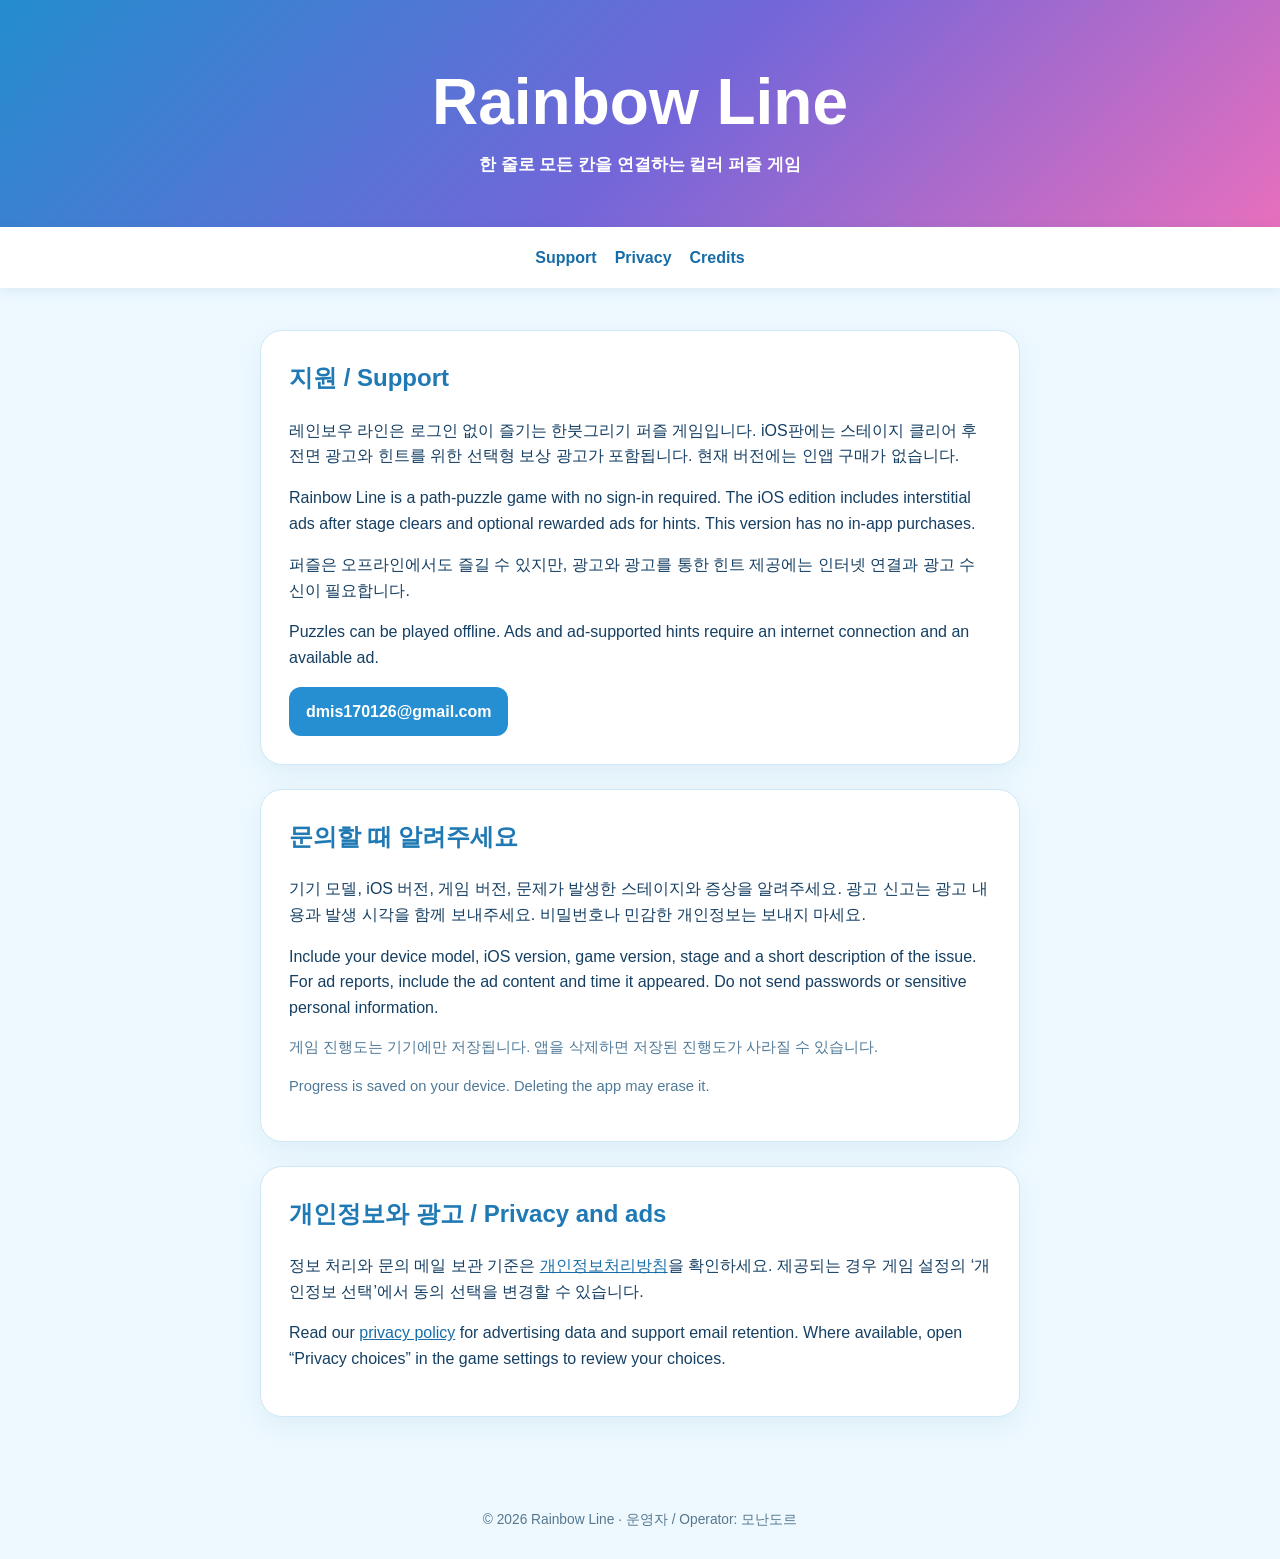
<file: index.html>
<!doctype html>
<html lang="ko">
  <head>
    <meta charset="UTF-8" />
    <meta name="viewport" content="width=device-width, initial-scale=1" />
    <title>Rainbow Line Support</title>
    <meta name="description" content="Rainbow Line support and privacy information." />
    <link rel="stylesheet" href="/styles.css" />
  </head>
  <body>
    <header class="hero">
      <h1>Rainbow Line</h1>
      <p>한 줄로 모든 칸을 연결하는 컬러 퍼즐 게임</p>
    </header>
    <nav><a href="/">Support</a><a href="/privacy/">Privacy</a><a href="/credits/">Credits</a></nav>
    <main>
      <section>
        <h2>지원 / Support</h2>
        <p>레인보우 라인은 로그인 없이 즐기는 한붓그리기 퍼즐 게임입니다. iOS판에는 스테이지 클리어 후 전면 광고와 힌트를 위한 선택형 보상 광고가 포함됩니다. 현재 버전에는 인앱 구매가 없습니다.</p>
        <p lang="en">Rainbow Line is a path-puzzle game with no sign-in required. The iOS edition includes interstitial ads after stage clears and optional rewarded ads for hints. This version has no in-app purchases.</p>
        <p>퍼즐은 오프라인에서도 즐길 수 있지만, 광고와 광고를 통한 힌트 제공에는 인터넷 연결과 광고 수신이 필요합니다.</p>
        <p lang="en">Puzzles can be played offline. Ads and ad-supported hints require an internet connection and an available ad.</p>
        <a class="contact" href="mailto:dmis170126@gmail.com">dmis170126@gmail.com</a>
      </section>
      <section>
        <h2>문의할 때 알려주세요</h2>
        <p>기기 모델, iOS 버전, 게임 버전, 문제가 발생한 스테이지와 증상을 알려주세요. 광고 신고는 광고 내용과 발생 시각을 함께 보내주세요. 비밀번호나 민감한 개인정보는 보내지 마세요.</p>
        <p lang="en">Include your device model, iOS version, game version, stage and a short description of the issue. For ad reports, include the ad content and time it appeared. Do not send passwords or sensitive personal information.</p>
        <p class="note">게임 진행도는 기기에만 저장됩니다. 앱을 삭제하면 저장된 진행도가 사라질 수 있습니다.</p>
        <p class="note" lang="en">Progress is saved on your device. Deleting the app may erase it.</p>
      </section>
      <section>
        <h2>개인정보와 광고 / Privacy and ads</h2>
        <p>정보 처리와 문의 메일 보관 기준은 <a href="/privacy/#ko">개인정보처리방침</a>을 확인하세요. 제공되는 경우 게임 설정의 ‘개인정보 선택’에서 동의 선택을 변경할 수 있습니다.</p>
        <p lang="en">Read our <a href="/privacy/#en">privacy policy</a> for advertising data and support email retention. Where available, open “Privacy choices” in the game settings to review your choices.</p>
      </section>
    </main>
    <footer>© 2026 Rainbow Line · 운영자 / Operator: 모난도르</footer>
  </body>
</html>
</file>
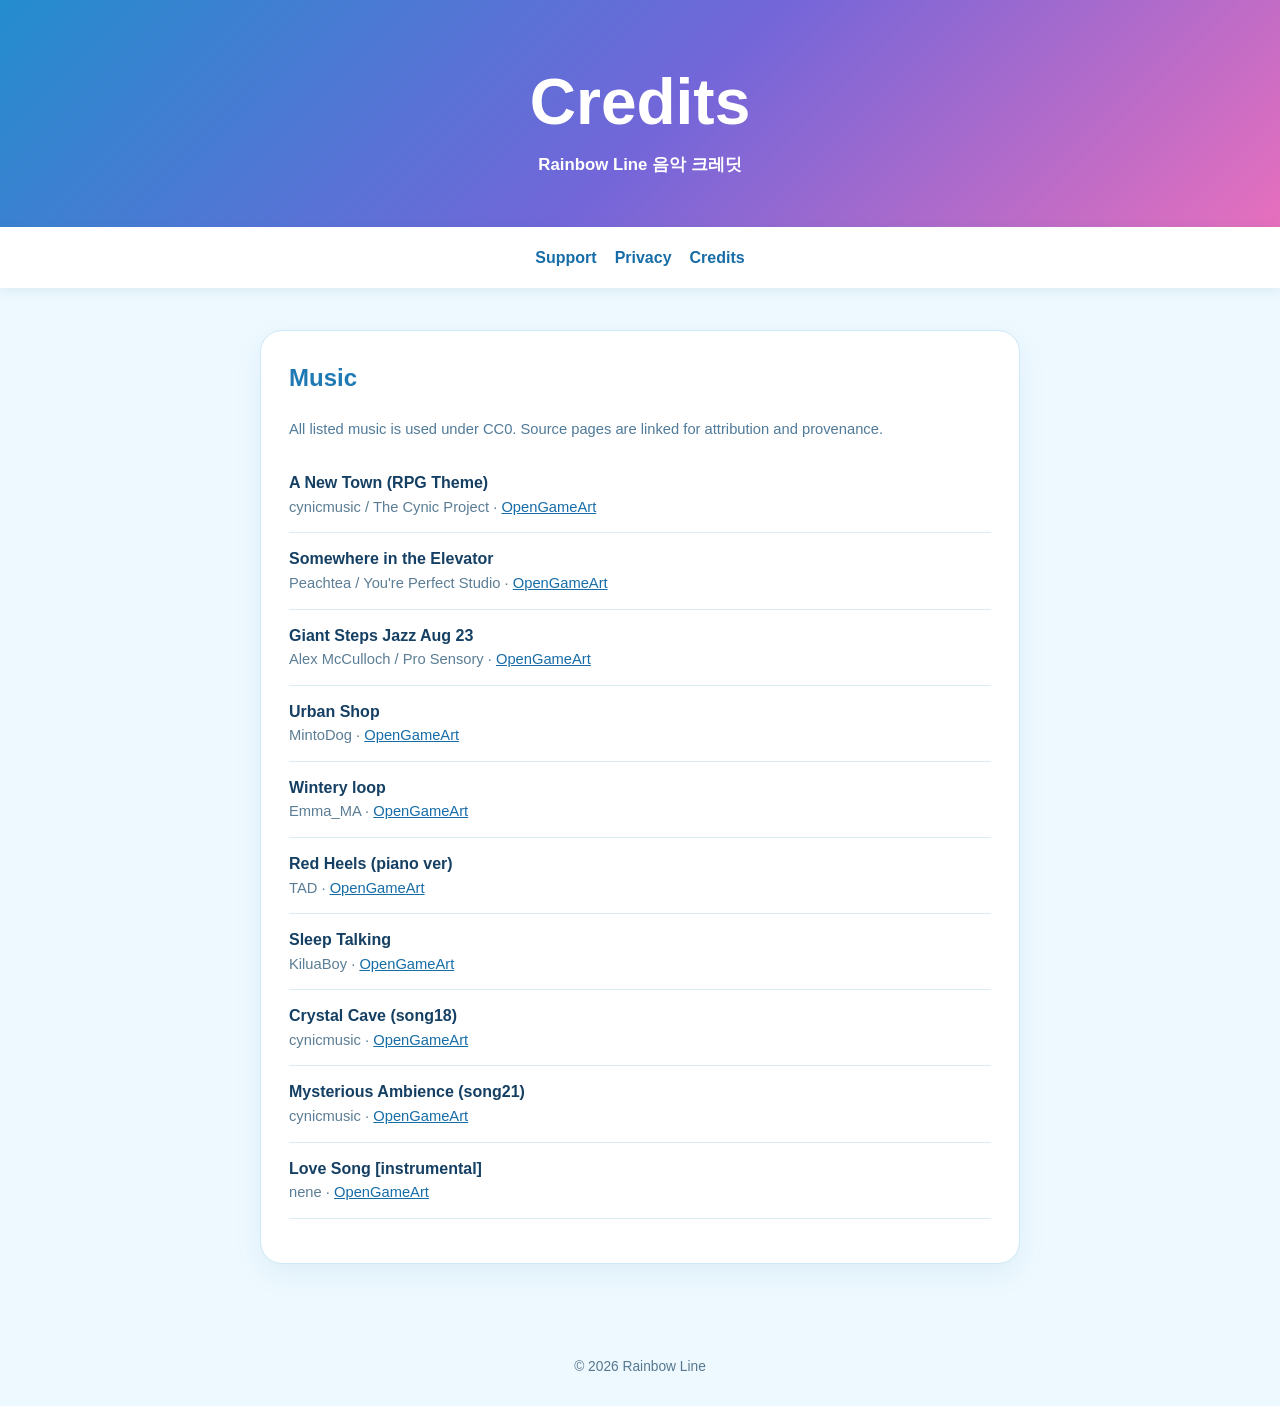
<file: credits/index.html>
<!doctype html>
<html lang="ko">
  <head>
    <meta charset="UTF-8" />
    <meta name="viewport" content="width=device-width, initial-scale=1" />
    <title>Rainbow Line Credits</title>
    <link rel="stylesheet" href="/styles.css" />
  </head>
  <body>
    <header class="hero"><h1>Credits</h1><p>Rainbow Line 음악 크레딧</p></header>
    <nav><a href="/">Support</a><a href="/privacy/">Privacy</a><a href="/credits/">Credits</a></nav>
    <main>
      <section>
        <h2>Music</h2>
        <p class="note">All listed music is used under CC0. Source pages are linked for attribution and provenance.</p>
        <ul class="credit-list">
          <li><strong>A New Town (RPG Theme)</strong><span>cynicmusic / The Cynic Project · <a href="https://opengameart.org/content/a-new-town-rpg-theme">OpenGameArt</a></span></li>
          <li><strong>Somewhere in the Elevator</strong><span>Peachtea / You're Perfect Studio · <a href="https://opengameart.org/content/somewhere-in-the-elevator">OpenGameArt</a></span></li>
          <li><strong>Giant Steps Jazz Aug 23</strong><span>Alex McCulloch / Pro Sensory · <a href="https://opengameart.org/content/giant-steps-jazz-aug-23">OpenGameArt</a></span></li>
          <li><strong>Urban Shop</strong><span>MintoDog · <a href="https://opengameart.org/content/urban-shop">OpenGameArt</a></span></li>
          <li><strong>Wintery loop</strong><span>Emma_MA · <a href="https://opengameart.org/content/wintery-loop">OpenGameArt</a></span></li>
          <li><strong>Red Heels (piano ver)</strong><span>TAD · <a href="https://opengameart.org/content/red-heels-piano-ver">OpenGameArt</a></span></li>
          <li><strong>Sleep Talking</strong><span>KiluaBoy · <a href="https://opengameart.org/content/sleep-talking-loop-fantasy-rpg-sci-fi">OpenGameArt</a></span></li>
          <li><strong>Crystal Cave (song18)</strong><span>cynicmusic · <a href="https://opengameart.org/content/crystal-cave-song18">OpenGameArt</a></span></li>
          <li><strong>Mysterious Ambience (song21)</strong><span>cynicmusic · <a href="https://opengameart.org/content/mysterious-ambience-song21">OpenGameArt</a></span></li>
          <li><strong>Love Song [instrumental]</strong><span>nene · <a href="https://opengameart.org/content/love-song-instrumental">OpenGameArt</a></span></li>
        </ul>
      </section>
    </main>
    <footer>© 2026 Rainbow Line</footer>
  </body>
</html>
</file>
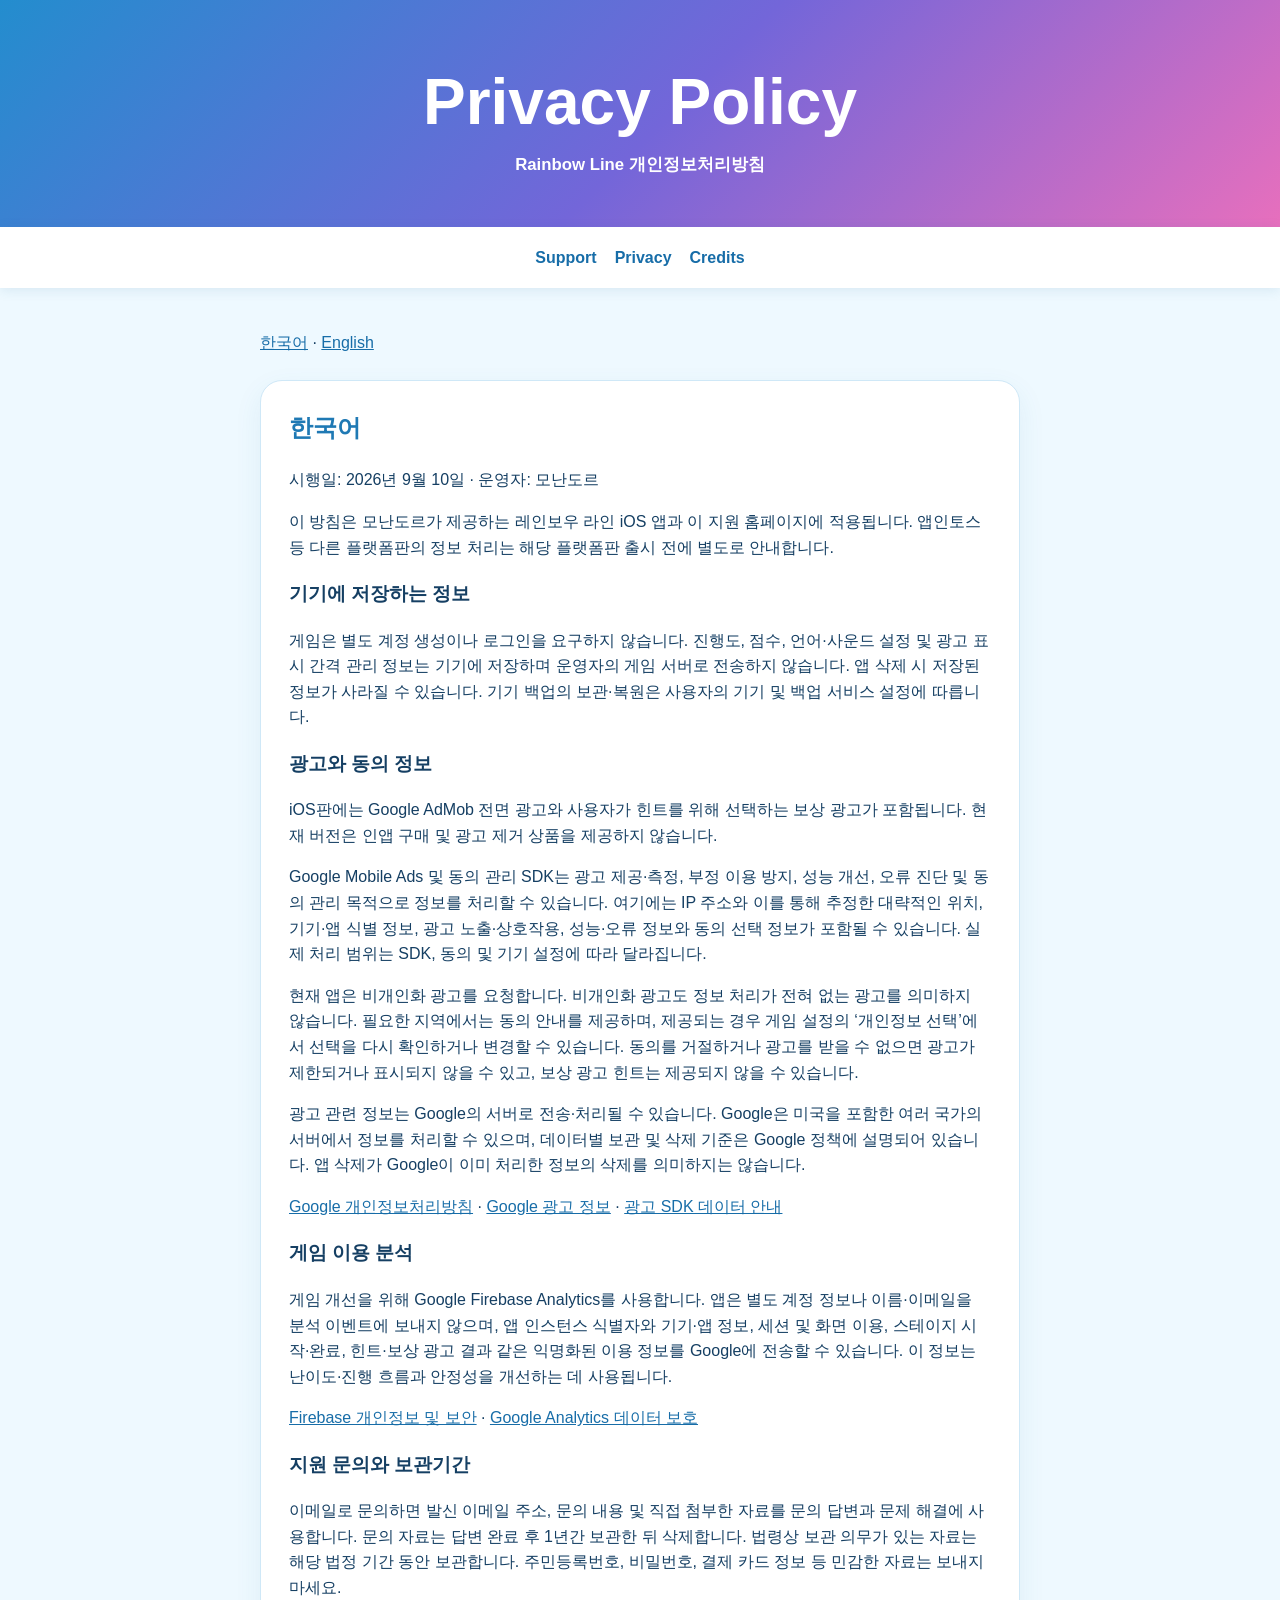
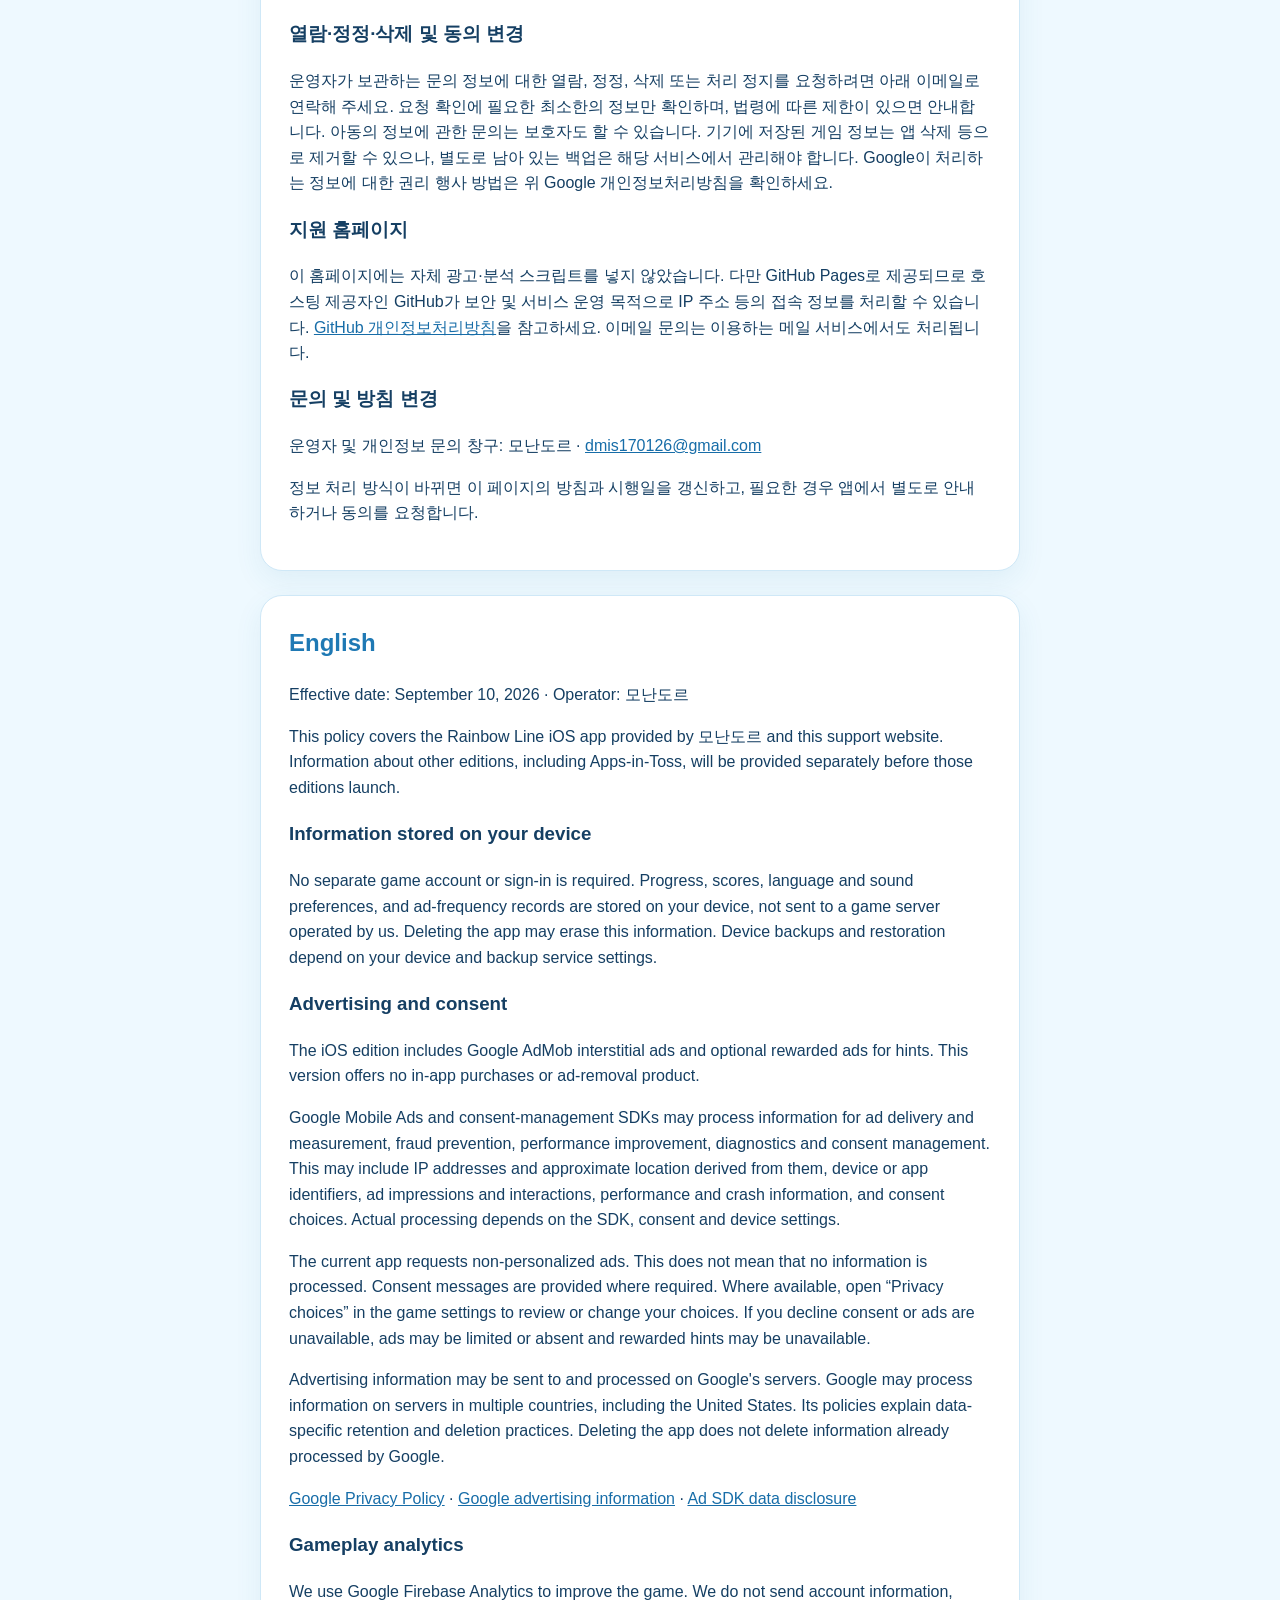
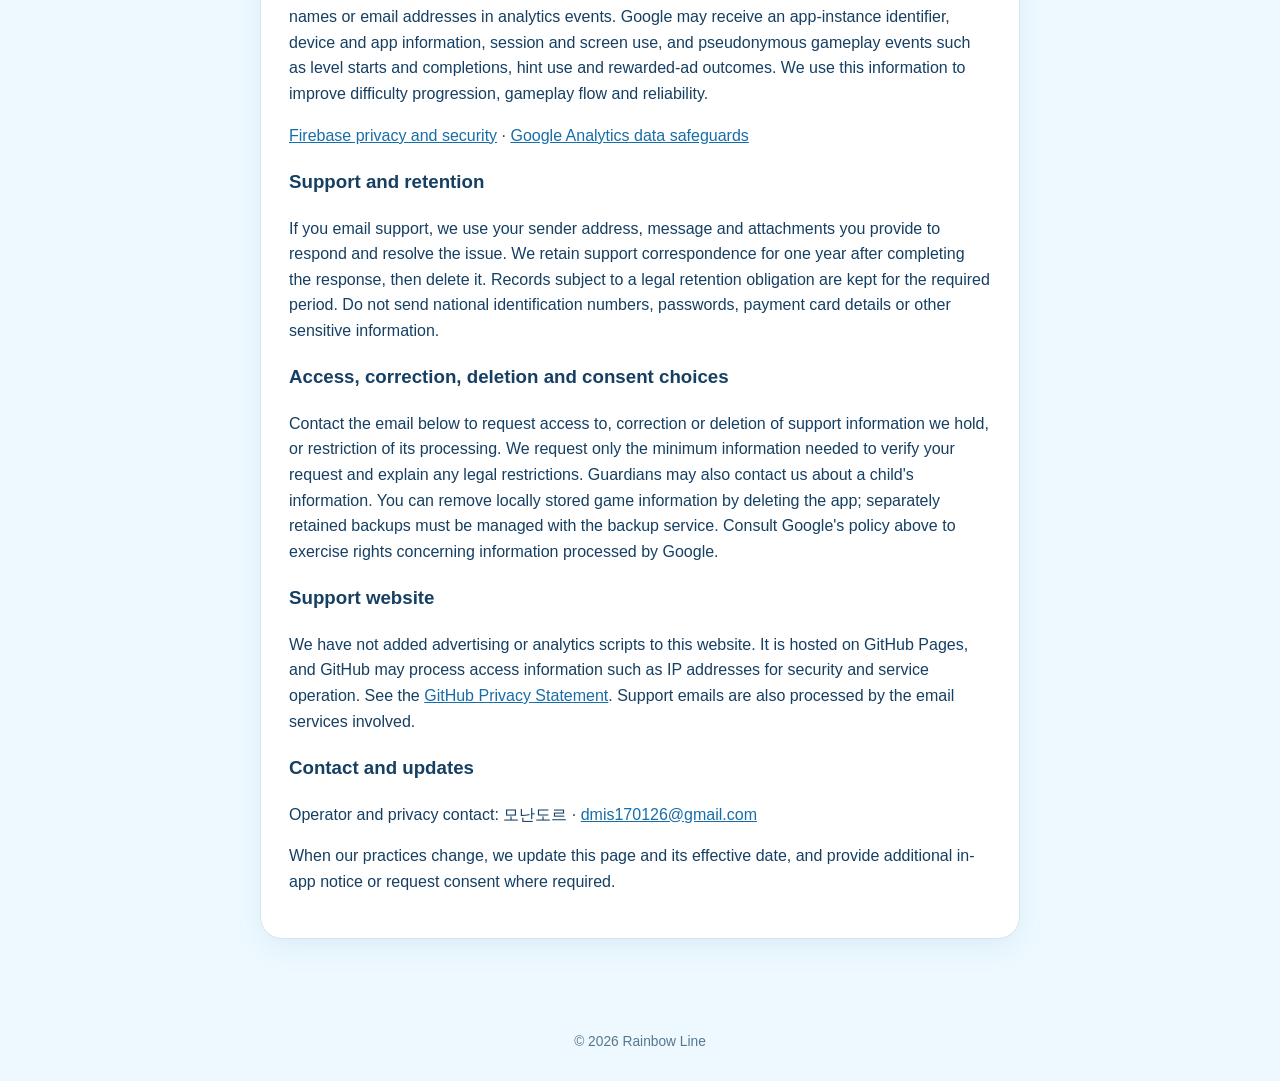
<file: privacy/index.html>
<!doctype html>
<html lang="ko">
  <head>
    <meta charset="UTF-8" />
    <meta name="viewport" content="width=device-width, initial-scale=1" />
    <title>Rainbow Line Privacy Policy</title>
    <link rel="stylesheet" href="/styles.css" />
  </head>
  <body>
    <header class="hero"><h1>Privacy Policy</h1><p>Rainbow Line 개인정보처리방침</p></header>
    <nav><a href="/">Support</a><a href="/privacy/">Privacy</a><a href="/credits/">Credits</a></nav>
    <main>
      <p><a href="#ko" lang="ko">한국어</a> · <a href="#en" lang="en">English</a></p>
      <section id="ko" lang="ko">
        <h2>한국어</h2>
        <p>시행일: 2026년 9월 10일 · 운영자: 모난도르</p>
        <p>이 방침은 모난도르가 제공하는 레인보우 라인 iOS 앱과 이 지원 홈페이지에 적용됩니다. 앱인토스 등 다른 플랫폼판의 정보 처리는 해당 플랫폼판 출시 전에 별도로 안내합니다.</p>
        <h3>기기에 저장하는 정보</h3>
        <p>게임은 별도 계정 생성이나 로그인을 요구하지 않습니다. 진행도, 점수, 언어·사운드 설정 및 광고 표시 간격 관리 정보는 기기에 저장하며 운영자의 게임 서버로 전송하지 않습니다. 앱 삭제 시 저장된 정보가 사라질 수 있습니다. 기기 백업의 보관·복원은 사용자의 기기 및 백업 서비스 설정에 따릅니다.</p>
        <h3>광고와 동의 정보</h3>
        <p>iOS판에는 Google AdMob 전면 광고와 사용자가 힌트를 위해 선택하는 보상 광고가 포함됩니다. 현재 버전은 인앱 구매 및 광고 제거 상품을 제공하지 않습니다.</p>
        <p>Google Mobile Ads 및 동의 관리 SDK는 광고 제공·측정, 부정 이용 방지, 성능 개선, 오류 진단 및 동의 관리 목적으로 정보를 처리할 수 있습니다. 여기에는 IP 주소와 이를 통해 추정한 대략적인 위치, 기기·앱 식별 정보, 광고 노출·상호작용, 성능·오류 정보와 동의 선택 정보가 포함될 수 있습니다. 실제 처리 범위는 SDK, 동의 및 기기 설정에 따라 달라집니다.</p>
        <p>현재 앱은 비개인화 광고를 요청합니다. 비개인화 광고도 정보 처리가 전혀 없는 광고를 의미하지 않습니다. 필요한 지역에서는 동의 안내를 제공하며, 제공되는 경우 게임 설정의 ‘개인정보 선택’에서 선택을 다시 확인하거나 변경할 수 있습니다. 동의를 거절하거나 광고를 받을 수 없으면 광고가 제한되거나 표시되지 않을 수 있고, 보상 광고 힌트는 제공되지 않을 수 있습니다.</p>
        <p>광고 관련 정보는 Google의 서버로 전송·처리될 수 있습니다. Google은 미국을 포함한 여러 국가의 서버에서 정보를 처리할 수 있으며, 데이터별 보관 및 삭제 기준은 Google 정책에 설명되어 있습니다. 앱 삭제가 Google이 이미 처리한 정보의 삭제를 의미하지는 않습니다.</p>
        <p><a href="https://policies.google.com/privacy?hl=ko">Google 개인정보처리방침</a> · <a href="https://policies.google.com/technologies/ads?hl=ko">Google 광고 정보</a> · <a href="https://developers.google.com/admob/ios/privacy/data-disclosure?hl=ko">광고 SDK 데이터 안내</a></p>
        <h3>게임 이용 분석</h3>
        <p>게임 개선을 위해 Google Firebase Analytics를 사용합니다. 앱은 별도 계정 정보나 이름·이메일을 분석 이벤트에 보내지 않으며, 앱 인스턴스 식별자와 기기·앱 정보, 세션 및 화면 이용, 스테이지 시작·완료, 힌트·보상 광고 결과 같은 익명화된 이용 정보를 Google에 전송할 수 있습니다. 이 정보는 난이도·진행 흐름과 안정성을 개선하는 데 사용됩니다.</p>
        <p><a href="https://firebase.google.com/support/privacy?hl=ko">Firebase 개인정보 및 보안</a> · <a href="https://support.google.com/analytics/answer/6004245?hl=ko">Google Analytics 데이터 보호</a></p>
        <h3>지원 문의와 보관기간</h3>
        <p>이메일로 문의하면 발신 이메일 주소, 문의 내용 및 직접 첨부한 자료를 문의 답변과 문제 해결에 사용합니다. 문의 자료는 답변 완료 후 1년간 보관한 뒤 삭제합니다. 법령상 보관 의무가 있는 자료는 해당 법정 기간 동안 보관합니다. 주민등록번호, 비밀번호, 결제 카드 정보 등 민감한 자료는 보내지 마세요.</p>
        <h3>열람·정정·삭제 및 동의 변경</h3>
        <p>운영자가 보관하는 문의 정보에 대한 열람, 정정, 삭제 또는 처리 정지를 요청하려면 아래 이메일로 연락해 주세요. 요청 확인에 필요한 최소한의 정보만 확인하며, 법령에 따른 제한이 있으면 안내합니다. 아동의 정보에 관한 문의는 보호자도 할 수 있습니다. 기기에 저장된 게임 정보는 앱 삭제 등으로 제거할 수 있으나, 별도로 남아 있는 백업은 해당 서비스에서 관리해야 합니다. Google이 처리하는 정보에 대한 권리 행사 방법은 위 Google 개인정보처리방침을 확인하세요.</p>
        <h3>지원 홈페이지</h3>
        <p>이 홈페이지에는 자체 광고·분석 스크립트를 넣지 않았습니다. 다만 GitHub Pages로 제공되므로 호스팅 제공자인 GitHub가 보안 및 서비스 운영 목적으로 IP 주소 등의 접속 정보를 처리할 수 있습니다. <a href="https://docs.github.com/en/site-policy/privacy-policies/github-general-privacy-statement">GitHub 개인정보처리방침</a>을 참고하세요. 이메일 문의는 이용하는 메일 서비스에서도 처리됩니다.</p>
        <h3>문의 및 방침 변경</h3>
        <p>운영자 및 개인정보 문의 창구: 모난도르 · <a href="mailto:dmis170126@gmail.com">dmis170126@gmail.com</a></p>
        <p>정보 처리 방식이 바뀌면 이 페이지의 방침과 시행일을 갱신하고, 필요한 경우 앱에서 별도로 안내하거나 동의를 요청합니다.</p>
      </section>
      <section id="en" lang="en">
        <h2>English</h2>
        <p>Effective date: September 10, 2026 · Operator: 모난도르</p>
        <p>This policy covers the Rainbow Line iOS app provided by 모난도르 and this support website. Information about other editions, including Apps-in-Toss, will be provided separately before those editions launch.</p>
        <h3>Information stored on your device</h3>
        <p>No separate game account or sign-in is required. Progress, scores, language and sound preferences, and ad-frequency records are stored on your device, not sent to a game server operated by us. Deleting the app may erase this information. Device backups and restoration depend on your device and backup service settings.</p>
        <h3>Advertising and consent</h3>
        <p>The iOS edition includes Google AdMob interstitial ads and optional rewarded ads for hints. This version offers no in-app purchases or ad-removal product.</p>
        <p>Google Mobile Ads and consent-management SDKs may process information for ad delivery and measurement, fraud prevention, performance improvement, diagnostics and consent management. This may include IP addresses and approximate location derived from them, device or app identifiers, ad impressions and interactions, performance and crash information, and consent choices. Actual processing depends on the SDK, consent and device settings.</p>
        <p>The current app requests non-personalized ads. This does not mean that no information is processed. Consent messages are provided where required. Where available, open “Privacy choices” in the game settings to review or change your choices. If you decline consent or ads are unavailable, ads may be limited or absent and rewarded hints may be unavailable.</p>
        <p>Advertising information may be sent to and processed on Google's servers. Google may process information on servers in multiple countries, including the United States. Its policies explain data-specific retention and deletion practices. Deleting the app does not delete information already processed by Google.</p>
        <p><a href="https://policies.google.com/privacy?hl=en">Google Privacy Policy</a> · <a href="https://policies.google.com/technologies/ads?hl=en">Google advertising information</a> · <a href="https://developers.google.com/admob/ios/privacy/data-disclosure?hl=en">Ad SDK data disclosure</a></p>
        <h3>Gameplay analytics</h3>
        <p>We use Google Firebase Analytics to improve the game. We do not send account information, names or email addresses in analytics events. Google may receive an app-instance identifier, device and app information, session and screen use, and pseudonymous gameplay events such as level starts and completions, hint use and rewarded-ad outcomes. We use this information to improve difficulty progression, gameplay flow and reliability.</p>
        <p><a href="https://firebase.google.com/support/privacy?hl=en">Firebase privacy and security</a> · <a href="https://support.google.com/analytics/answer/6004245?hl=en">Google Analytics data safeguards</a></p>
        <h3>Support and retention</h3>
        <p>If you email support, we use your sender address, message and attachments you provide to respond and resolve the issue. We retain support correspondence for one year after completing the response, then delete it. Records subject to a legal retention obligation are kept for the required period. Do not send national identification numbers, passwords, payment card details or other sensitive information.</p>
        <h3>Access, correction, deletion and consent choices</h3>
        <p>Contact the email below to request access to, correction or deletion of support information we hold, or restriction of its processing. We request only the minimum information needed to verify your request and explain any legal restrictions. Guardians may also contact us about a child's information. You can remove locally stored game information by deleting the app; separately retained backups must be managed with the backup service. Consult Google's policy above to exercise rights concerning information processed by Google.</p>
        <h3>Support website</h3>
        <p>We have not added advertising or analytics scripts to this website. It is hosted on GitHub Pages, and GitHub may process access information such as IP addresses for security and service operation. See the <a href="https://docs.github.com/en/site-policy/privacy-policies/github-general-privacy-statement">GitHub Privacy Statement</a>. Support emails are also processed by the email services involved.</p>
        <h3>Contact and updates</h3>
        <p>Operator and privacy contact: 모난도르 · <a href="mailto:dmis170126@gmail.com">dmis170126@gmail.com</a></p>
        <p>When our practices change, we update this page and its effective date, and provide additional in-app notice or request consent where required.</p>
      </section>
    </main>
    <footer>© 2026 Rainbow Line</footer>
  </body>
</html>
</file>
<file: styles.css>
:root {
  color-scheme: light;
  font-family: -apple-system, BlinkMacSystemFont, "Segoe UI", sans-serif;
  color: #153f63;
  background: #eef9ff;
}

* { box-sizing: border-box; }
body { min-width: 320px; margin: 0; line-height: 1.6; }
a { color: #176da8; }
.hero { padding: 70px 24px 48px; color: #fff; text-align: center; background: linear-gradient(135deg, #238dce, #7366d9 52%, #e76fbd); }
.hero h1 { margin: 0; font-size: clamp(2.2rem, 8vw, 4rem); line-height: 1; }
.hero p { max-width: 580px; margin: 18px auto 0; font-size: 1.05rem; font-weight: 600; }
nav { display: flex; justify-content: center; gap: 18px; padding: 18px 20px; background: #fff; box-shadow: 0 2px 12px rgba(39, 107, 151, .12); }
nav a { font-weight: 800; text-decoration: none; }
main { width: min(100% - 40px, 760px); margin: 42px auto 64px; }
section { margin: 24px 0; padding: 28px; border: 1px solid #cfe8f7; border-radius: 22px; background: #fff; box-shadow: 0 10px 28px rgba(43, 109, 155, .08); }
h2 { margin-top: 0; color: #1f79b4; }
.contact { display: inline-block; padding: 12px 17px; border-radius: 12px; color: #fff; font-weight: 800; text-decoration: none; background: #268fd1; }
.note { color: #507a99; font-size: .92rem; }
.credit-list { padding: 0; list-style: none; }
.credit-list li { padding: 13px 0; border-bottom: 1px solid #dcecf6; }
.credit-list strong, .credit-list span { display: block; }
.credit-list span { color: #5b7d95; font-size: .92rem; }
footer { padding: 28px; color: #56778e; text-align: center; font-size: .86rem; }
@media (max-width: 520px) { .hero { padding-top: 55px; } section { padding: 22px; } }
</file>
